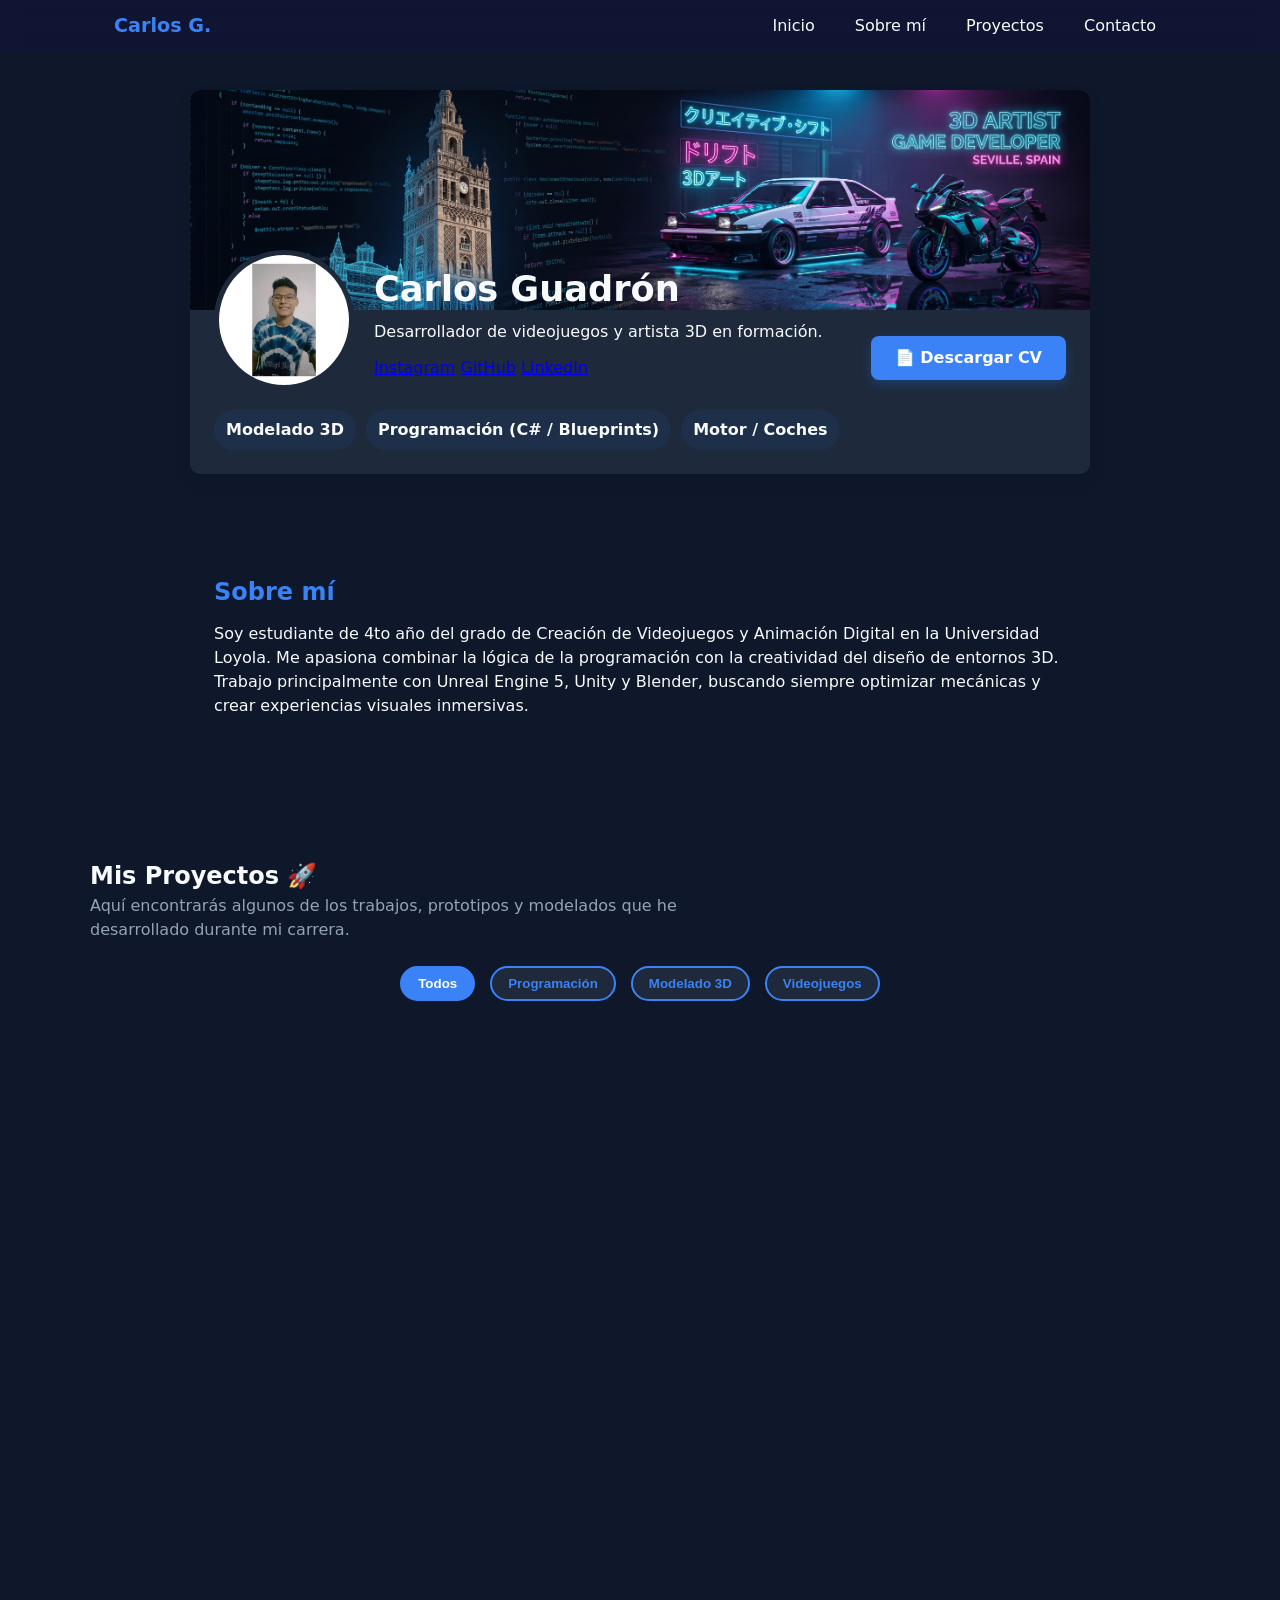
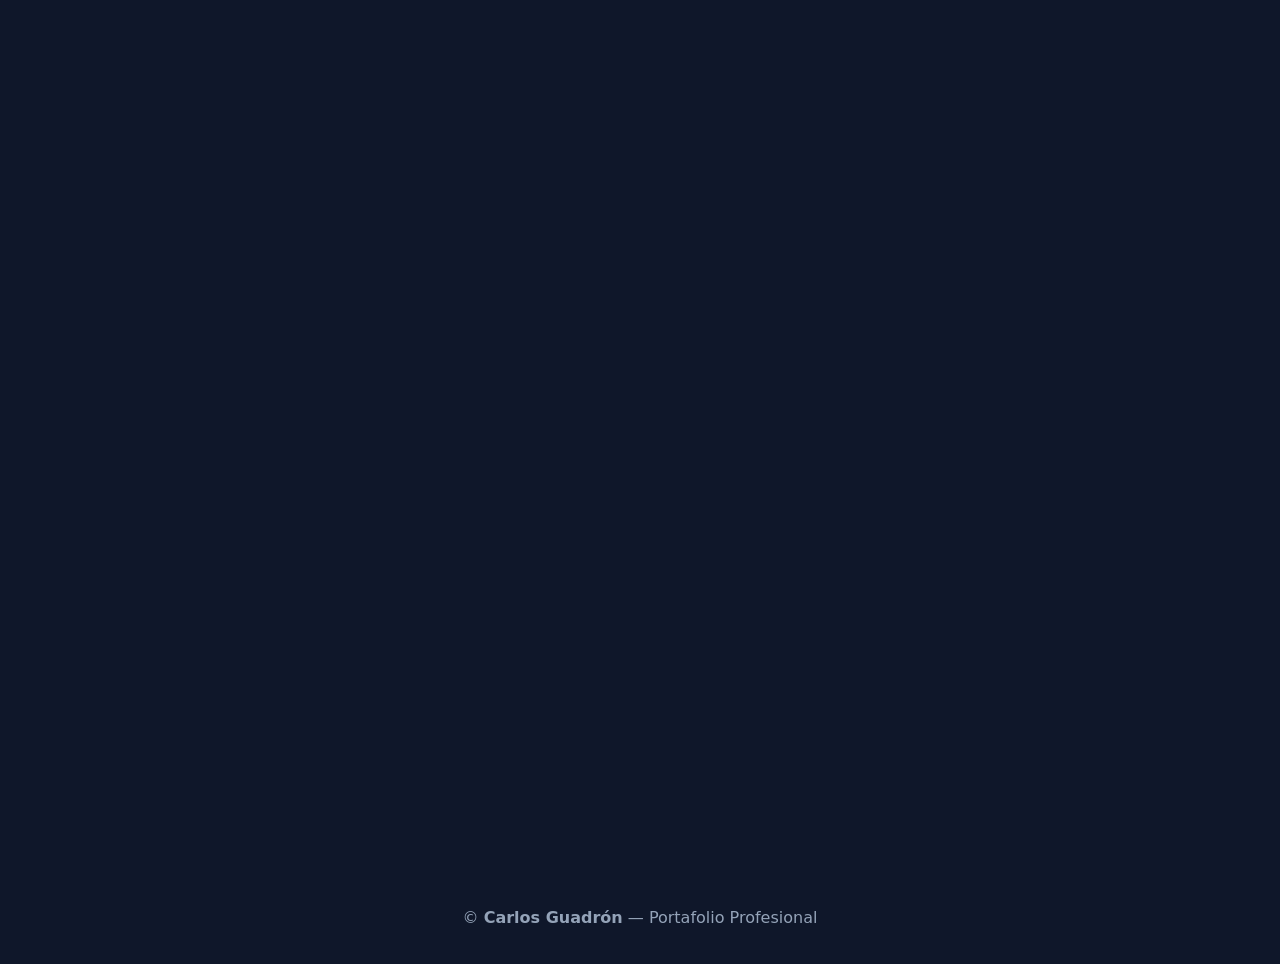
<file: index.html>
<!DOCTYPE html>
<html lang="es">
<head>
  <meta charset="utf-8">
  <meta name="viewport" content="width=device-width, initial-scale=1">
  <title>Carlos Guadrón — Portafolio</title>

  <!-- Enlace al CSS -->
  <link rel="stylesheet" href="css/styles.css">
</head>
<body>

  <!-- ===========================
       🧭 MENÚ DE NAVEGACIÓN FIJO
       =========================== -->
  <header class="site-header">
    <nav class="navbar">
      <div class="nav-logo">
        <a href="#inicio">Carlos G.</a>
      </div>
      <ul class="nav-links">
        <li><a href="#inicio">Inicio</a></li>
        <li><a href="#sobre-mi">Sobre mí</a></li>
        <li><a href="#proyectos">Proyectos</a></li>
        <li><a href="#contacto">Contacto</a></li>
      </ul>
    </nav>
  </header>

  <!-- Inicio -->
<!-- ===========================
       INICIO 
       =========================== -->
  <section id="inicio" class="section content card" style="padding: 0; overflow: hidden; margin-top: 90px;">
    
    <!-- Banner superior -->
    <img src="img/banner-pagina-web.jpg" alt="Banner Portafolio" class="profile-banner">

    <!-- Contenedor inferior (textos y foto) -->
    <div class="profile-content-wrapper">
      
      <!-- Fila superpuesta: Foto, textos y botón -->
      <div class="profile-row-linkedin">
        <img src="img/yo.jpg" alt="Foto de Carlos" class="profile__avatar-linkedin">
        
        <div class="profile__bio-linkedin">
          <h1 id="titulo-perfil">Carlos Guadrón</h1>
          <p>Desarrollador de videojuegos y artista 3D en formación.</p>
          
          <div class="social" style="margin-top: 12px;">
            <a href="https://www.instagram.com/3__carlos__0/" target="_blank" rel="noopener noreferrer">Instagram</a>
            <a href="https://github.com/carlosguadron" target="_blank" rel="noopener noreferrer">GitHub</a>
            <a href="https://www.linkedin.com/in/carlos-cristian-guadr%C3%B3n-mendoza-684215248/" target="_blank" rel="noopener noreferrer">LinkedIn</a>
          </div>
        </div>
        
        <div class="profile-action-btn">
          <a href="docs/CV_Carlos.pdf" download="CV_Carlos_Guadron.pdf" class="btn-cv">📄 Descargar CV</a>
        </div>
      </div>

      <!-- Intereses -->
      <section class="interests" id="intereses">
        <ul class="chips" style="margin-top: 10px;">
          <li>Modelado 3D</li>
          <li>Programación (C# / Blueprints)</li>
          <li>Motor / Coches</li>
        </ul>
      </section>
      
    </div>
  </section>

  <!-- Sobre mí -->
  <section id="sobre-mi" class="section">
    <h2>Sobre mí</h2>
    <p>Soy estudiante de 4to año del grado de Creación de Videojuegos y Animación Digital en la Universidad Loyola. Me apasiona combinar la lógica de la programación con la creatividad del diseño de entornos 3D. Trabajo principalmente con Unreal Engine 5, Unity y Blender, buscando siempre optimizar mecánicas y crear experiencias visuales inmersivas.</p>
  </section>

  <!-- Proyectos -->
  <section id="proyectos" class="projects-section container" aria-labelledby="titulo-proyectos">
    <h2 id="titulo-proyectos">Mis Proyectos 🚀</h2>
    <p>Aquí encontrarás algunos de los trabajos, prototipos y modelados que he desarrollado durante mi carrera.</p>

    <div class="filter-buttons">
      <button class="filter-btn active" data-filter="all">Todos</button>
      <button class="filter-btn" data-filter="programacion">Programación</button>
      <button class="filter-btn" data-filter="modelado">Modelado 3D</button>
      <button class="filter-btn" data-filter="juegos">Videojuegos</button>
    </div>

    <!-- Contenedor de tarjetas de proyectos -->
    <div class="projects-grid">
      
      <!-- Proyecto 1 -->
      <article class="project-card reveal reveal-bottom" data-category="juegos programacion" onclick="window.location.href='proyecto-torre.html';">
        <span class="badge wip">Completado</span>
        <img src="img/La-torre-del-silencio.png" alt="Vista previa de La Torre del Silencio" class="project-image">
        <h3>La torre del silencio</h3>
        <p>Videojuego de misterio donde asumes el rol de un investigador intentando resolver el asesinato de un guardabosques.</p>
        <span class="project-link">Ver proyecto completo</span>
      </article>

      <!-- Proyecto 2 -->
      <article class="project-card reveal reveal-left" data-category="programacion juegos" onclick="window.location.href='proyecto-sentilx.html';">
        <span class="badge wip">Completado</span>
        <img src="img/SentinelX.png" alt="Vista previa de Sentinel X" class="project-image">
        <h3>SENTINEL X</h3>
        <p>Prototipo vertical de un juego 3D con temática de antivirus creado en Unreal Engine 5. Incluye mecánicas de puzzles y shaders de postprocesado.</p>
        <span class="project-link">Ver proyecto completo</span>
      </article>

      <!-- Proyecto 3-->
      <article class="project-card reveal reveal-left" data-category="programacion juegos" onclick="window.location.href='proyecto-POTI.html';">
        <span class="badge wip">En Desarrollo</span>
        <img src="img/Plague-of-the-inquisition.png" alt="Vista previa de The Unfinished Case" class="project-image">
        <h3>Plague of The Inquisition</h3>
        <p>Videojuego de aventura y sigilo ambientado en la Sevilla del siglo XVI durante la peste negra y la Inquisición. Prototipado y desarrollado en equipo utilizando Unreal Engine 5.</p>
        <span class="project-link">Ver proyecto completo</span>
      </article>

      <!-- Proyecto 4-->
      <article class="project-card reveal reveal-left" data-category="programacion juegos" onclick="window.location.href='proyecto-TheUnfinishedCase.html';">
        <span class="badge wip">En Desarrollo</span>
        <img src="img/The-Unfinished-Case.png" alt="Vista previa de The Unfinished Case" class="project-image">
        <h3>The Unfinished Case</h3>
        <p>Videojuego de suspenso en el cual asumes el rol de un detective que debe investigar el asesinato de un famoso pianista.</p>
        <span class="project-link">Ver proyecto completo</span>
      </article>

      <!-- Proyecto 5 -->
      <article class="project-card reveal reveal-left" data-category="modelado" onclick="window.location.href='proyecto-Giralda.html';">
        <span class="badge wip">Completado</span>
        <img src="img/Giralda2.png" alt="Vista previa de La Giralda 3D" class="project-image">
        <h3>Giralda 3D</h3>
        <p>Modelado 3D de La Giralda basado en la arquitectura de la Sevilla del siglo XVI. Topología optimizada en Blender para su uso en videojuegos de mundo semi-abierto.</p>
        <span class="project-link">Ver proyecto completo</span>
      </article>

      <!-- Proyecto 6 -->
      <article class="project-card reveal reveal-left" data-category="modelado" onclick="window.location.href='proyecto-CatedralSevilla.html';">        
        <span class="badge wip">En Desarrollo</span>
        <img src="img/Catedral-de-Sevilla.png" alt="Vista previa de La Giralda 3D" class="project-image">
        <h3>Catedral de Sevilla</h3>
        <p>Recreación arquitectónica en 3D de la Catedral de Sevilla, modelada en Blender. Diseñada con rigor histórico y optimizada para integrarse como entorno jugable.</p>
        <span class="project-link">Ver proyecto completo</span>
      </article>
      

    </div> <!-- Cierre correcto del projects-grid -->
  </section>

  <!-- ===========================
       SECCIÓN DE HABILIDADES Y CONTACTO
       =========================== -->
  <section id="contacto" class="section" aria-labelledby="titulo-contacto">
    
    <div class="contact-skills-container">
      
      <!-- Tarjeta de Habilidades -->
      <div class="card skills-card reveal reveal-left">
        <h3 id="titulo-habilidades">Mis Habilidades 🛠️</h3>
        <p>Herramientas y tecnologías que utilizo para crear:</p>
        
        <ul class="skills-grid">
          <li><span class="skill-icon">🔥</span> Unreal Engine 5</li>
          <li><span class="skill-icon">🎮</span> Unity (C#)</li>
          <li><span class="skill-icon">🧊</span> Blender</li>
          <li><span class="skill-icon">🐙</span> GitHub / Git</li>
          <li><span class="skill-icon">💻</span> HTML & CSS</li>
          <li><span class="skill-icon">⚡</span> JavaScript</li>
        </ul>
      </div>

      <!-- Tarjeta de Contacto -->
      <div class="card contact-card reveal reveal-right">
        <h3 id="titulo-contacto">Hablemos 📩</h3>
        <p>¿Tienes un proyecto en mente o quieres conectar? ¡Escríbeme!</p>
        
        <div class="contact-links">
          <!-- Botón Email -->
          <a href="mailto:c1205333@gmail.com" class="contact-btn">
            <span class="icon">✉️</span> c1205333@gmail.com
          </a>
          <!-- Botón LinkedIn -->
          <a href="https://www.linkedin.com/in/carlos-cristian-guadr%C3%B3n-mendoza-684215248/" target="_blank" rel="noopener noreferrer" class="contact-btn">
            <span class="icon">💼</span> LinkedIn
          </a>
          <!-- Botón GitHub -->
          <a href="https://github.com/carlosguadron" target="_blank" rel="noopener noreferrer" class="contact-btn">
            <span class="icon">🐙</span> GitHub
          </a>
        </div>
      </div>

    </div>
  </section>

  <!-- Footer -->
  <footer class="site-footer">
    <div class="container">
      <p>© <strong>Carlos Guadrón</strong> — Portafolio Profesional</p>
    </div>
  </footer>

  <!-- Script principal -->
  <script src="js/script.js"></script>
</body>
</html>
</file>
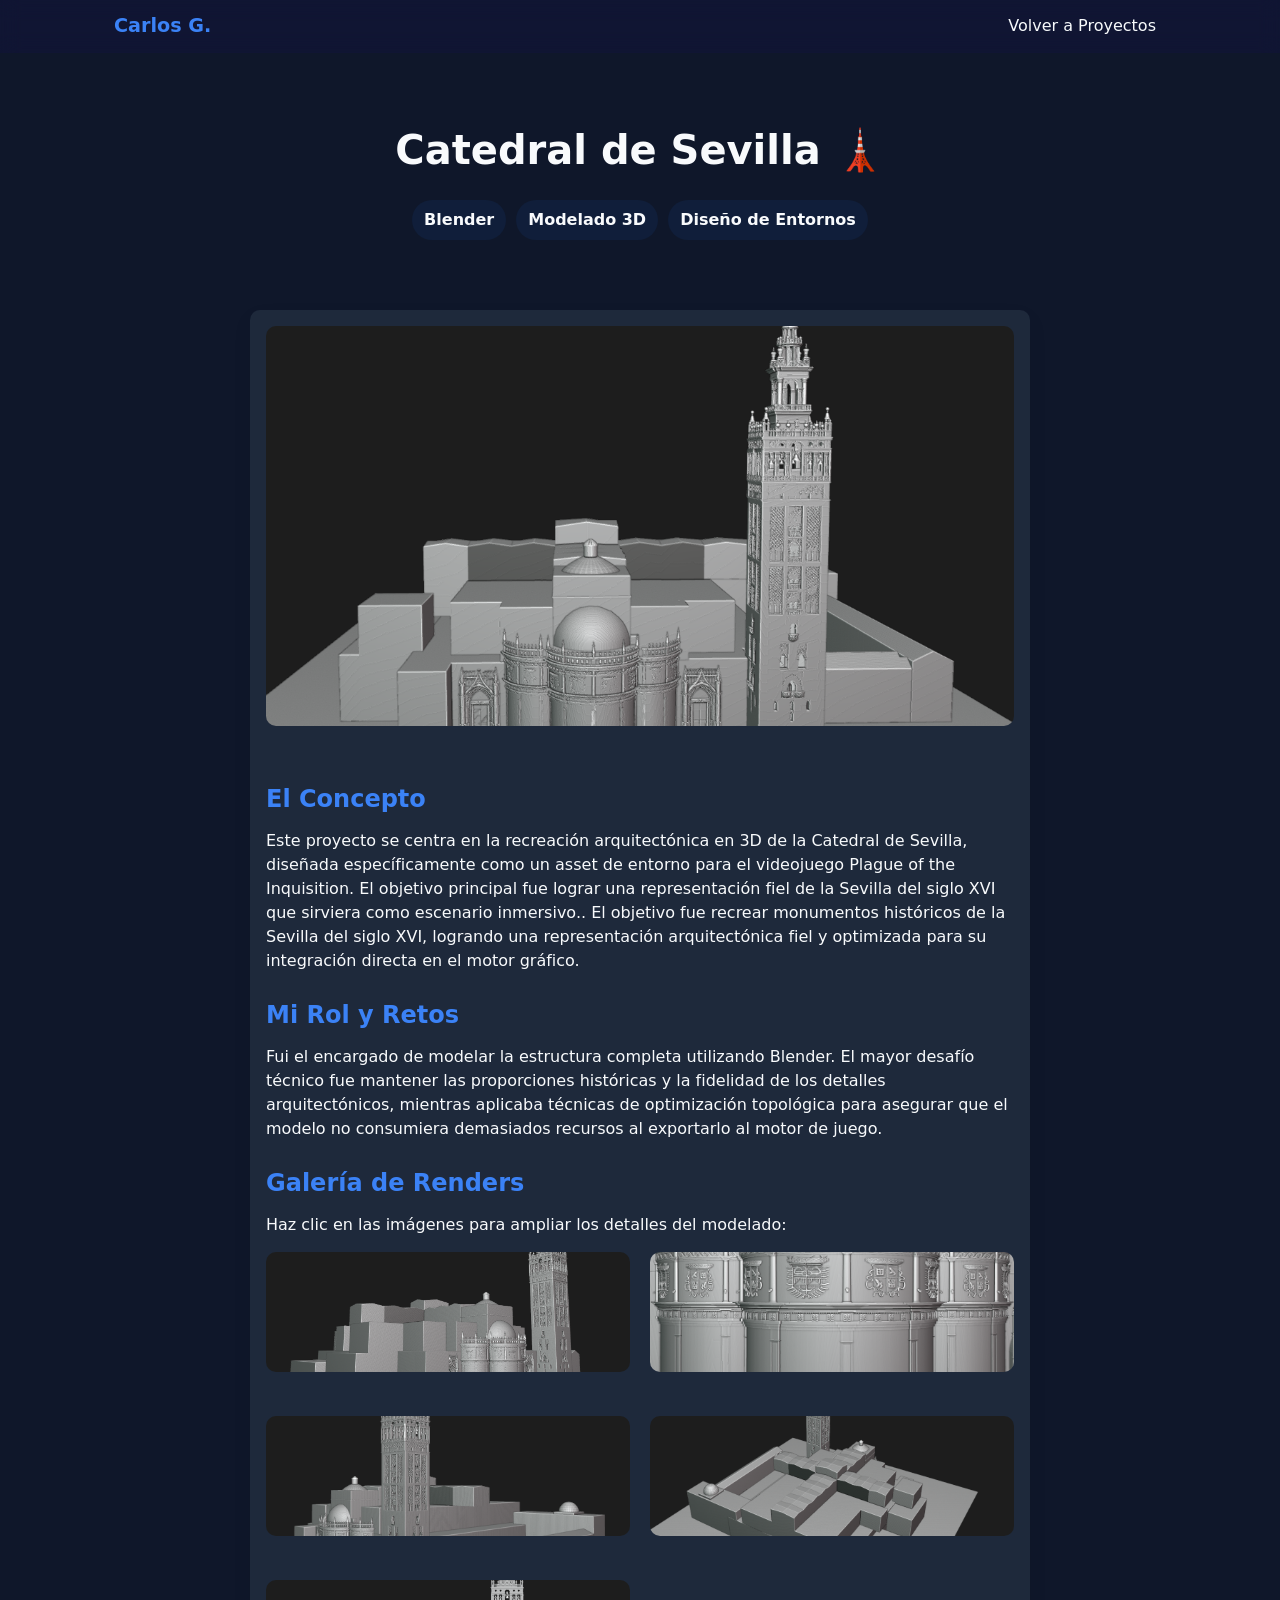
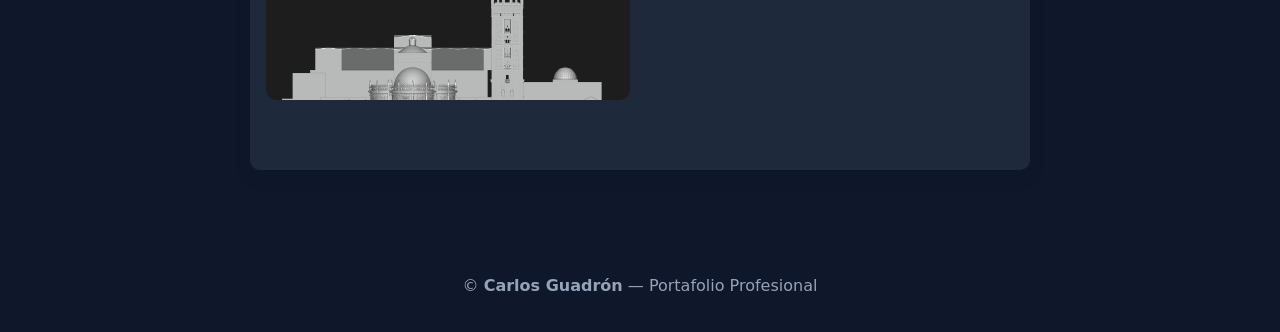
<file: proyecto-CatedralSevilla.html>
<!DOCTYPE html>
<html lang="es">
<head>
  <meta charset="utf-8">
  <meta name="viewport" content="width=device-width, initial-scale=1">
  <title>Catedral de Sevilla</title>
  <link rel="stylesheet" href="css/styles.css">
</head>
<body>

  <!-- NAVBAR -->
  <header class="site-header scrolled">
    <nav class="navbar">
      <div class="nav-logo">
        <a href="index.html">Carlos G.</a>
      </div>
      <ul class="nav-links">
        <li><a href="index.html#proyectos">Volver a Proyectos</a></li>
      </ul>
    </nav>
  </header>

  <!-- CABECERA DEL PROYECTO -->
  <section class="section project-hero">
    <h1>Catedral de Sevilla 🗼</h1>
    
    <ul class="chips center-chips">
      <li>Blender</li>
      <li>Modelado 3D</li>
      <li>Diseño de Entornos</li>
    </ul>
  </section>

  <!-- CONTENIDO DEL PROYECTO -->
  <main class="container project-details">
    <div class="card">
      <img src="img/Catedral-de-Sevilla.png" alt="Render principal de La Giralda" class="detail-image">
      
      <div class="detail-content">
        <h2>El Concepto</h2>
        <p>Este proyecto se centra en la recreación arquitectónica en 3D de la Catedral de Sevilla, diseñada específicamente como un asset de entorno para el videojuego Plague of the Inquisition. El objetivo principal fue lograr una representación fiel de la Sevilla del siglo XVI que sirviera como escenario inmersivo.</em>. El objetivo fue recrear monumentos históricos de la Sevilla del siglo XVI, logrando una representación arquitectónica fiel y optimizada para su integración directa en el motor gráfico.</p>
        
        <h2>Mi Rol y Retos</h2>
        <p>Fui el encargado de modelar la estructura completa utilizando Blender. El mayor desafío técnico fue mantener las proporciones históricas y la fidelidad de los detalles arquitectónicos, mientras aplicaba técnicas de optimización topológica para asegurar que el modelo no consumiera demasiados recursos al exportarlo al motor de juego.</p>

        <!-- Galería de imágenes lista para el Lightbox -->
        <h2>Galería de Renders</h2>
        <p>Haz clic en las imágenes para ampliar los detalles del modelado:</p>
        <div class="projects-grid" style="margin-top: 15px; margin-bottom: 30px;">
          <img src="img/Catedral-de-Sevilla1.png" alt="Render frontal de la Catedral de Sevilla" class="detail-image lightbox-trigger" style="height: 120px; cursor: pointer;">
          <img src="img/Catedral-de-Sevilla2.png" alt="Detalle de las fachadas y arquitectura del siglo XVI" class="detail-image lightbox-trigger" style="height: 120px; cursor: pointer;">
          <img src="img/Catedral-de-Sevilla3.png" alt="Perspectiva desde abajo para apreciar la escala" class="detail-image lightbox-trigger" style="height: 120px; cursor: pointer;">
          <img src="img/Catedral-de-Sevilla4.png" alt="Vista lateral del modelo arquitectónico" class="detail-image lightbox-trigger" style="height: 120px; cursor: pointer;">
          <img src="img/Catedral-de-Sevilla5.png" alt="Modelo completo (Low Poly) optimizado en Blender" class="detail-image lightbox-trigger" style="height: 120px; cursor: pointer;">
        </div>
      </div>
    </div>
  </main>

  <!-- FOOTER -->
  <footer class="site-footer">
    <div class="container">
      <p>© <strong>Carlos Guadrón</strong> — Portafolio Profesional</p>
    </div>
  </footer>

  <!-- EL LIGHTBOX OCULTO POR DEFECTO -->
  <div id="lightbox" class="lightbox">
    <span class="close-lightbox">&times;</span>
    <button class="prev-btn">&#10094;</button>
    <img class="lightbox-content" id="lightbox-img">
    <button class="next-btn">&#10095;</button>
    <div id="caption"></div>
  </div>

  <!-- Añade el enlace a tu script (¡Importante!) -->
  <script src="js/script.js"></script>
</body>
</html>
</file>
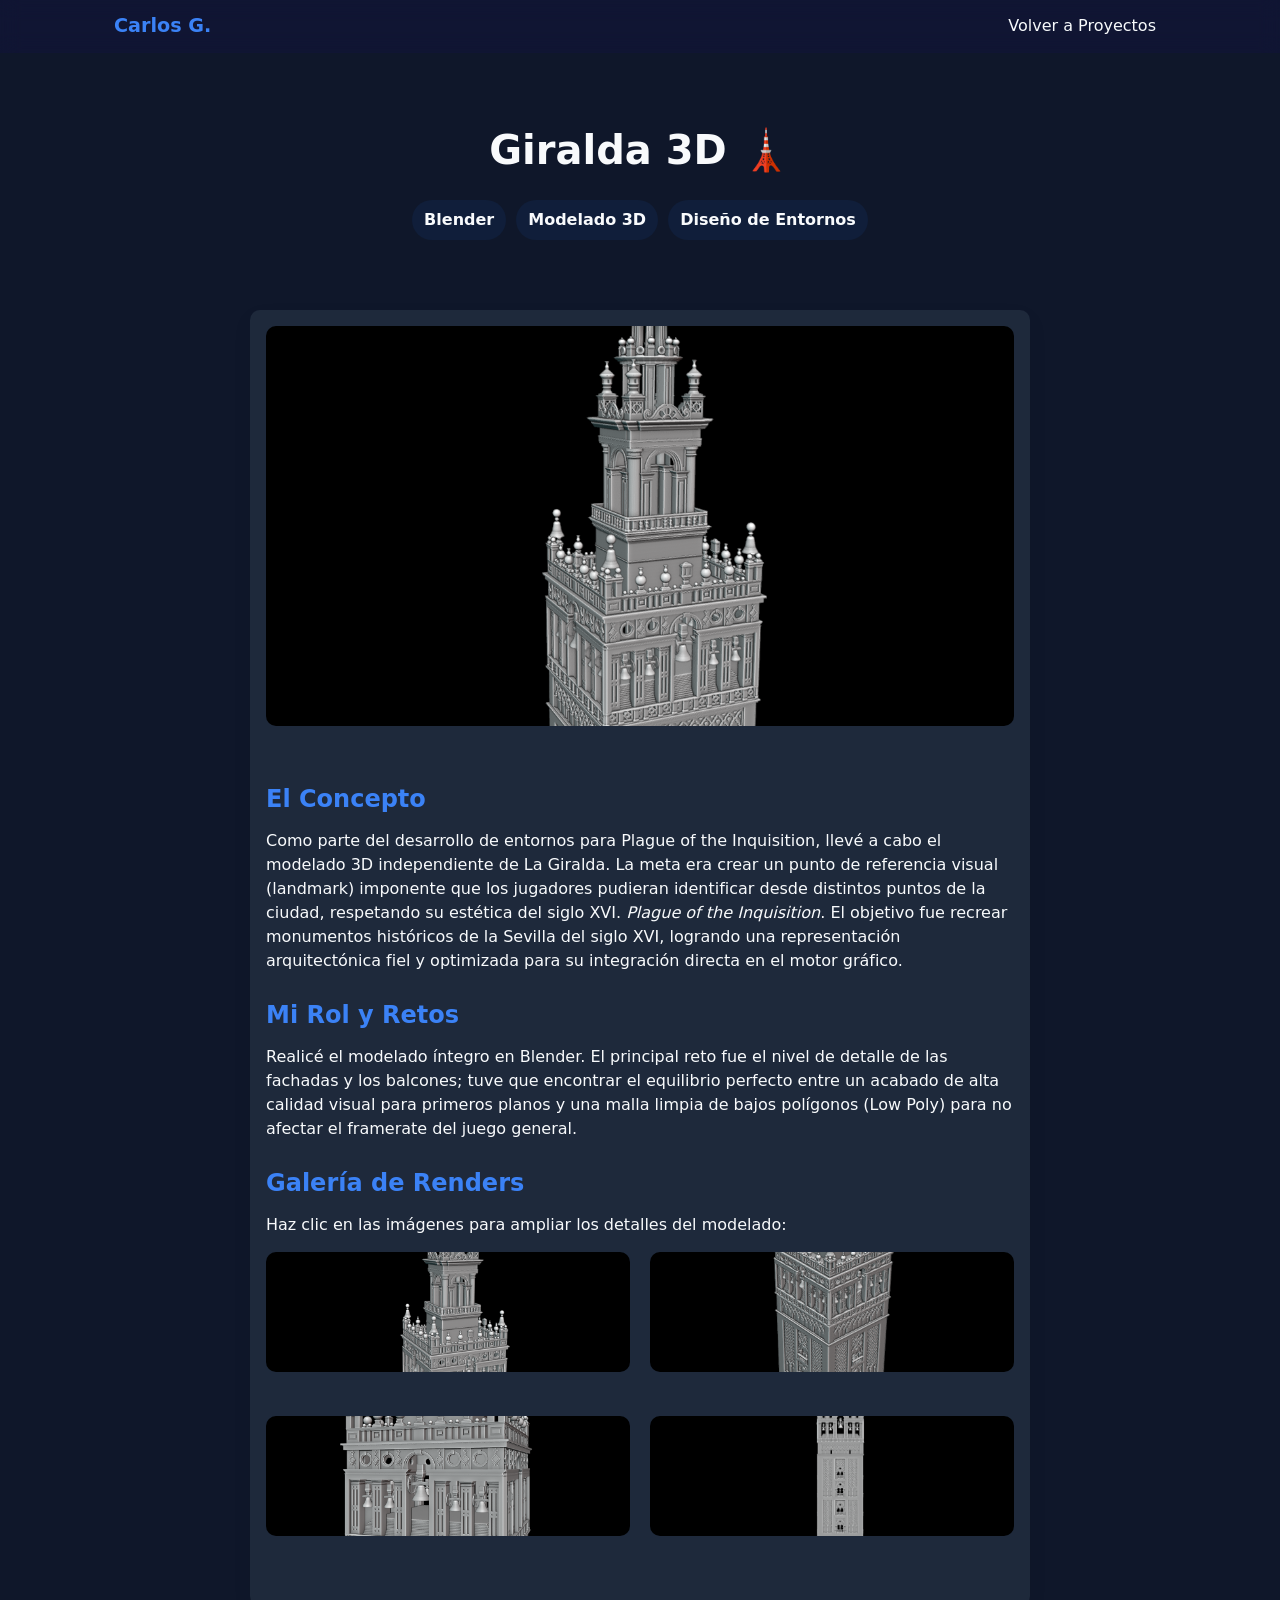
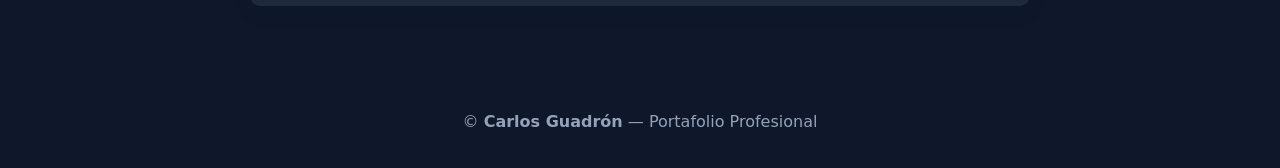
<file: proyecto-Giralda.html>
<!DOCTYPE html>
<html lang="es">
<head>
  <meta charset="utf-8">
  <meta name="viewport" content="width=device-width, initial-scale=1">
  <title>Giralda 3D — Proyecto</title>
  <link rel="stylesheet" href="css/styles.css">
</head>
<body>

  <!-- NAVBAR -->
  <header class="site-header scrolled">
    <nav class="navbar">
      <div class="nav-logo">
        <a href="index.html">Carlos G.</a>
      </div>
      <ul class="nav-links">
        <li><a href="index.html#proyectos">Volver a Proyectos</a></li>
      </ul>
    </nav>
  </header>

  <!-- CABECERA DEL PROYECTO -->
  <section class="section project-hero">
    <h1>Giralda 3D 🗼</h1>
    
    <ul class="chips center-chips">
      <li>Blender</li>
      <li>Modelado 3D</li>
      <li>Diseño de Entornos</li>
    </ul>
  </section>

  <!-- CONTENIDO DEL PROYECTO -->
  <main class="container project-details">
    <div class="card">
      <img src="img/Giralda1.png" alt="Render principal de La Giralda" class="detail-image">
      
      <div class="detail-content">
        <h2>El Concepto</h2>
        <p>Como parte del desarrollo de entornos para Plague of the Inquisition, llevé a cabo el modelado 3D independiente de La Giralda. La meta era crear un punto de referencia visual (landmark) imponente que los jugadores pudieran identificar desde distintos puntos de la ciudad, respetando su estética del siglo XVI. <em>Plague of the Inquisition</em>. El objetivo fue recrear monumentos históricos de la Sevilla del siglo XVI, logrando una representación arquitectónica fiel y optimizada para su integración directa en el motor gráfico.</p>
        
        <h2>Mi Rol y Retos</h2>
        <p>Realicé el modelado íntegro en Blender. El principal reto fue el nivel de detalle de las fachadas y los balcones; tuve que encontrar el equilibrio perfecto entre un acabado de alta calidad visual para primeros planos y una malla limpia de bajos polígonos (Low Poly) para no afectar el framerate del juego general.</p>

        <!-- Galería de imágenes lista para el Lightbox -->
        <h2>Galería de Renders</h2>
        <p>Haz clic en las imágenes para ampliar los detalles del modelado:</p>
        <div class="projects-grid" style="margin-top: 15px; margin-bottom: 30px;">
          <img src="img/Giralda1.png" alt="Render frontal de La Giralda" class="detail-image lightbox-trigger" style="height: 120px; cursor: pointer;">
          <img src="img/Giralda2.png" alt="Detalle de la topología en los arcos y balcones" class="detail-image lightbox-trigger" style="height: 120px; cursor: pointer;">
          <img src="img/Giralda3.png" alt="Perspectiva contrapicada del campanario" class="detail-image lightbox-trigger" style="height: 120px; cursor: pointer;">
          <img src="img/Giralda4.png" alt="Modelo completo optimizado para motores de juego" class="detail-image lightbox-trigger" style="height: 120px; cursor: pointer;">
        </div>
      </div>
    </div>
  </main>

  <!-- FOOTER -->
  <footer class="site-footer">
    <div class="container">
      <p>© <strong>Carlos Guadrón</strong> — Portafolio Profesional</p>
    </div>
  </footer>

  <!-- EL LIGHTBOX OCULTO POR DEFECTO -->
  <div id="lightbox" class="lightbox">
    <span class="close-lightbox">&times;</span>
    <button class="prev-btn">&#10094;</button>
    <img class="lightbox-content" id="lightbox-img">
    <button class="next-btn">&#10095;</button>
    <div id="caption"></div>
  </div>

  <!-- Añade el enlace a tu script (¡Importante!) -->
  <script src="js/script.js"></script>
</body>
</html>
</file>
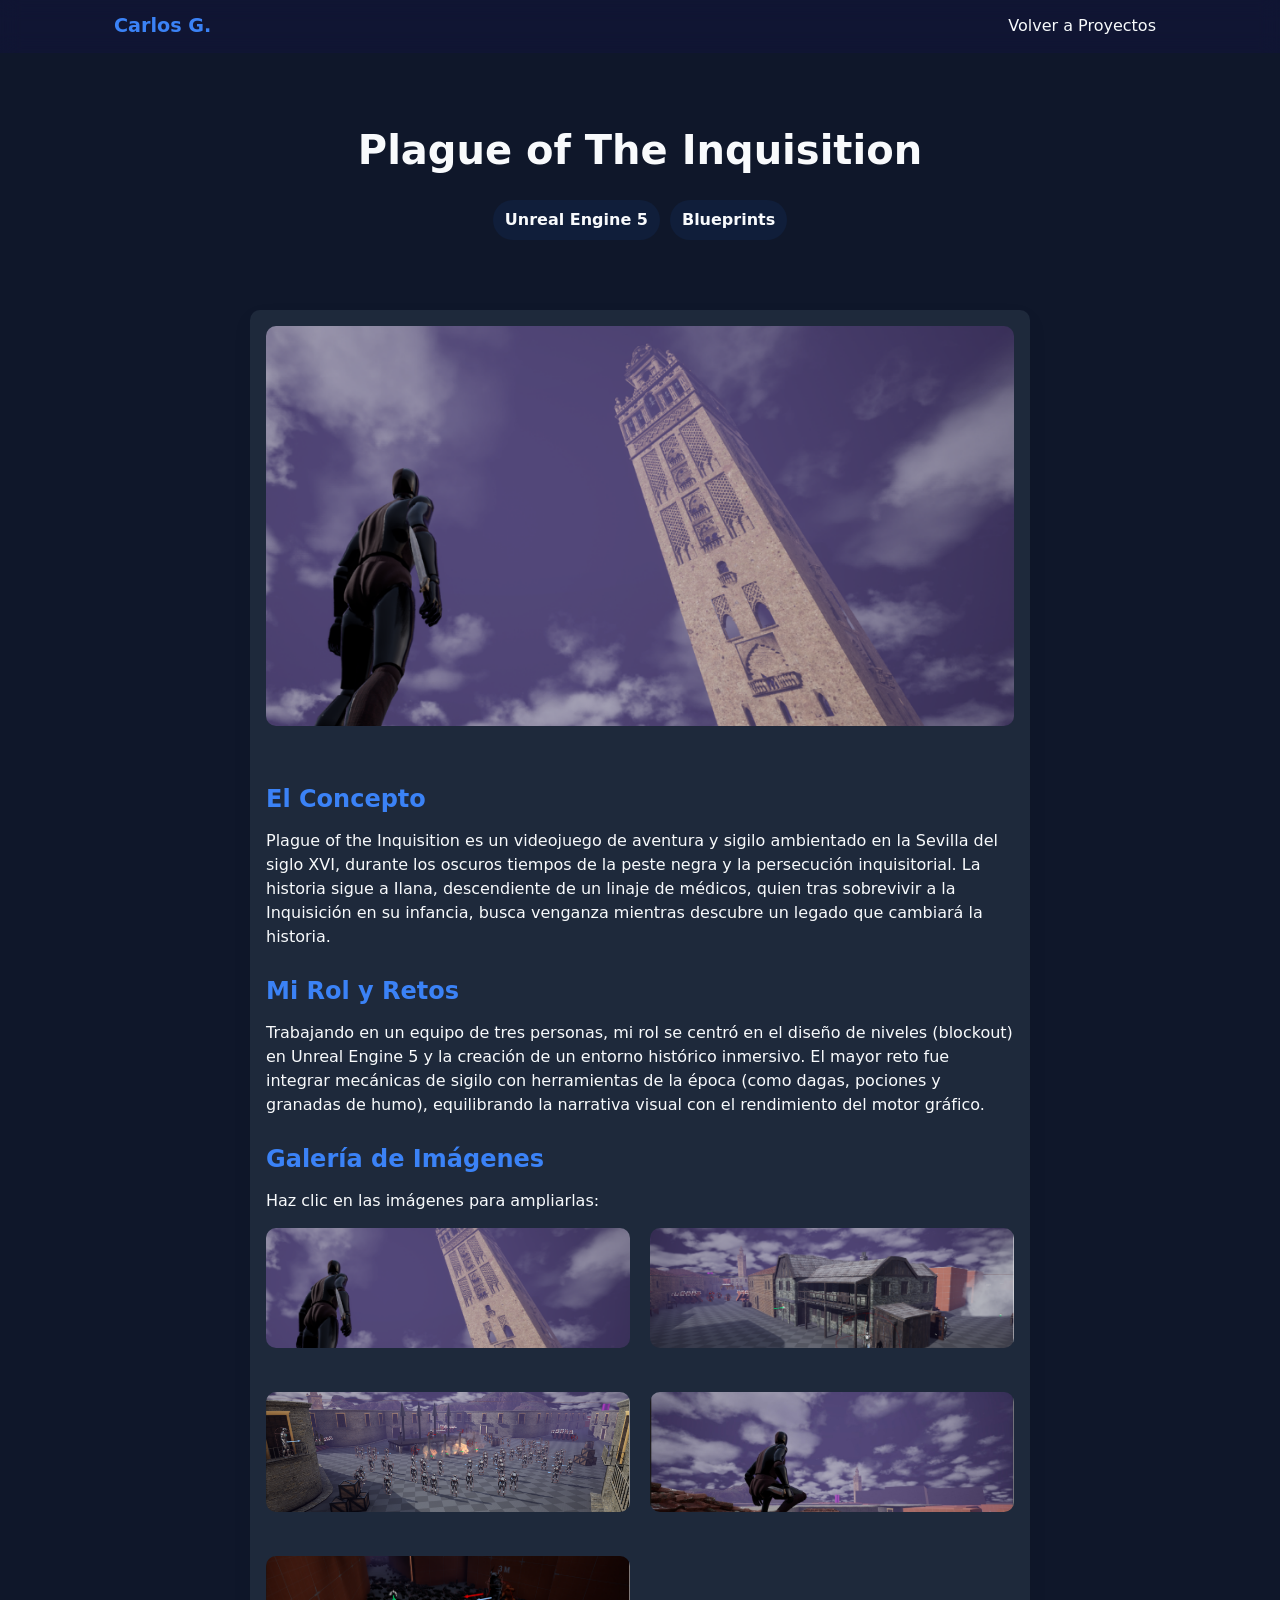
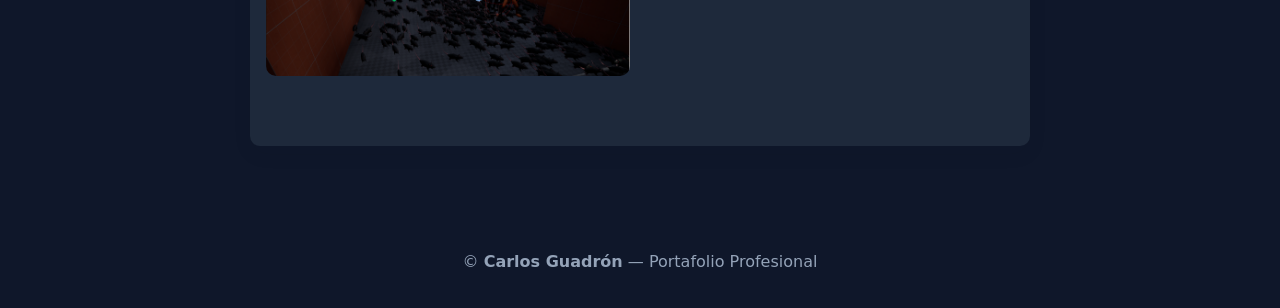
<file: proyecto-POTI.html>
<!DOCTYPE html>
<html lang="es">
<head>
  <meta charset="utf-8">
  <meta name="viewport" content="width=device-width, initial-scale=1">
  <title>Plage of The Inquisition — Proyecto</title>
  <link rel="stylesheet" href="css/styles.css">
</head>
<body>

  <!-- NAVBAR -->
  <header class="site-header scrolled">
    <nav class="navbar">
      <div class="nav-logo">
        <a href="index.html">Carlos G.</a>
      </div>
      <ul class="nav-links">
        <li><a href="index.html#proyectos">Volver a Proyectos</a></li>
      </ul>
    </nav>
  </header>

  <!-- CABECERA DEL PROYECTO -->
  <section class="section project-hero">
    <h1>Plague of The Inquisition</h1>
    
    <ul class="chips center-chips">
      <li>Unreal Engine 5</li>
      <li>Blueprints</li>
    </ul>
  </section>

  <!-- CONTENIDO DEL PROYECTO -->
  <main class="container project-details">
    <div class="card">
      <img src="img/Plague-of-the-inquisition.png" alt="Portada de Sentinel X" class="detail-image">
      
      <div class="detail-content">
        <h2>El Concepto</h2>
        <p>Plague of the Inquisition es un videojuego de aventura y sigilo ambientado en la Sevilla del siglo XVI, durante los oscuros tiempos de la peste negra y la persecución inquisitorial. La historia sigue a Ilana, descendiente de un linaje de médicos, quien tras sobrevivir a la Inquisición en su infancia, busca venganza mientras descubre un legado que cambiará la historia.   </p>
        
        <h2>Mi Rol y Retos</h2>
        <p>Trabajando en un equipo de tres personas, mi rol se centró en el diseño de niveles (blockout) en Unreal Engine 5 y la creación de un entorno histórico inmersivo. El mayor reto fue integrar mecánicas de sigilo con herramientas de la época (como dagas, pociones y granadas de humo), equilibrando la narrativa visual con el rendimiento del motor gráfico.</p>

        <!-- Galería de imágenes lista para el Lightbox -->
        <h2>Galería de Imágenes</h2>
        <p>Haz clic en las imágenes para ampliarlas:</p>
        <div class="projects-grid" style="margin-top: 15px; margin-bottom: 30px;">
          <img src="img/Plague-of-the-inquisition.png" alt="Vista general del entorno en la Sevilla del siglo XVI" class="detail-image lightbox-trigger" style="height: 120px; cursor: pointer;">
          <img src="img/Plague-of-the-inquisition1.png" alt="Prototipado de calles y edificios (Blockout)" class="detail-image lightbox-trigger" style="height: 120px; cursor: pointer;">
          <img src="img/Plague-of-the-inquisition2.png" alt="Mecánicas de sigilo y ocultación en Unreal Engine 5" class="detail-image lightbox-trigger" style="height: 120px; cursor: pointer;">
          <img src="img/Plague-of-the-inquisition3.png" alt="Diseño de nivel e integración de assets históricos" class="detail-image lightbox-trigger" style="height: 120px; cursor: pointer;">
          <img src="img/Plague-of-the-inquisition4.png" alt="Interacción con el entorno de época" class="detail-image lightbox-trigger" style="height: 120px; cursor: pointer;">
        </div>
      </div>
    </div>
  </main>

  <!-- FOOTER -->
  <footer class="site-footer">
    <div class="container">
      <p>© <strong>Carlos Guadrón</strong> — Portafolio Profesional</p>
    </div>
  </footer>

  <!-- EL LIGHTBOX OCULTO POR DEFECTO -->
  <div id="lightbox" class="lightbox">
    <span class="close-lightbox">&times;</span>
    <button class="prev-btn">&#10094;</button>
    <img class="lightbox-content" id="lightbox-img">
    <button class="next-btn">&#10095;</button>
    <div id="caption"></div>
  </div>

  <!-- Añade el enlace a tu script (¡Importante!) -->
  <script src="js/script.js"></script>
</body>
</html>
</file>
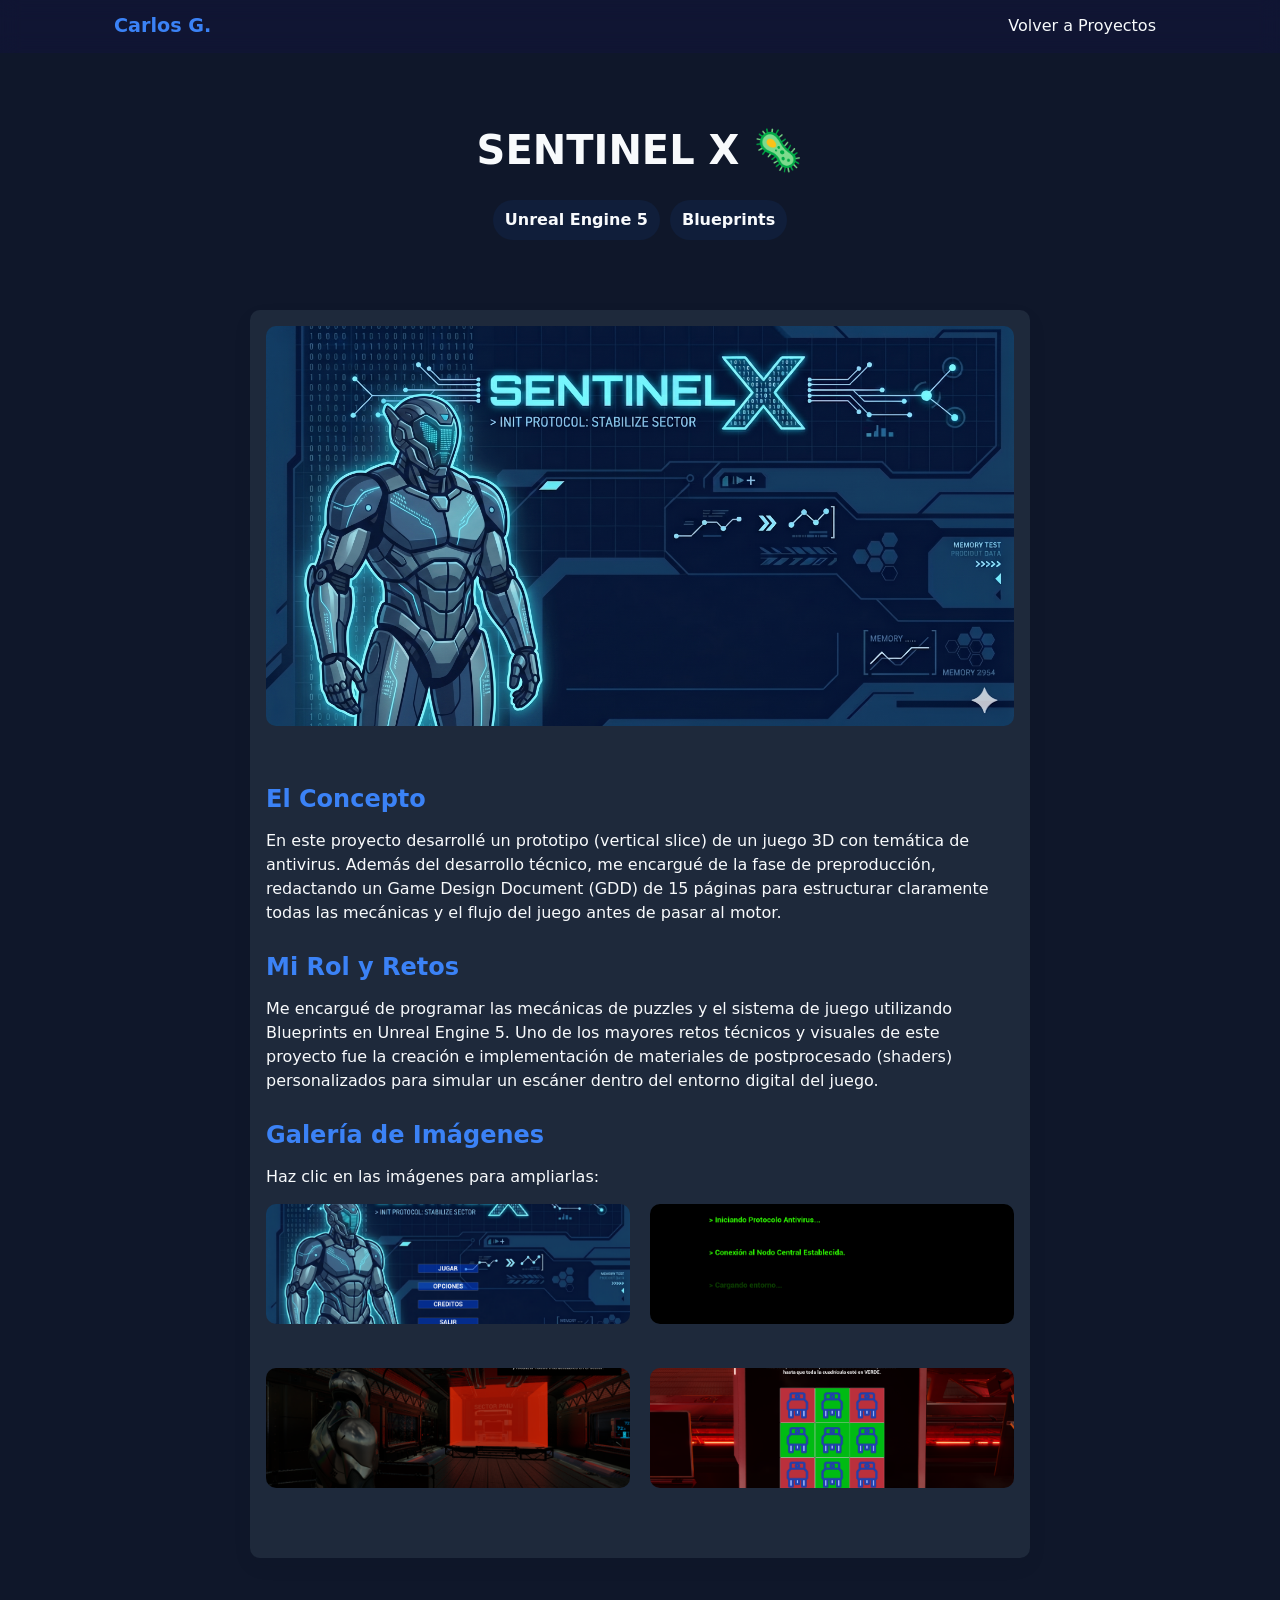
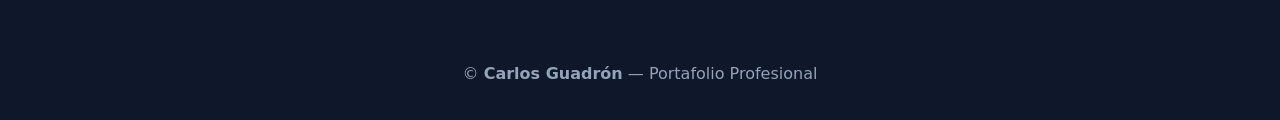
<file: proyecto-sentilx.html>
<!DOCTYPE html>
<html lang="es">
<head>
  <meta charset="utf-8">
  <meta name="viewport" content="width=device-width, initial-scale=1">
  <title>Sentinel X — Proyecto</title>
  <link rel="stylesheet" href="css/styles.css">
</head>
<body>

  <!-- NAVBAR -->
  <header class="site-header scrolled">
    <nav class="navbar">
      <div class="nav-logo">
        <a href="index.html">Carlos G.</a>
      </div>
      <ul class="nav-links">
        <li><a href="index.html#proyectos">Volver a Proyectos</a></li>
      </ul>
    </nav>
  </header>

  <!-- CABECERA DEL PROYECTO -->
  <section class="section project-hero">
    <h1>SENTINEL X 🦠</h1>
    
    <ul class="chips center-chips">
      <li>Unreal Engine 5</li>
      <li>Blueprints</li>
    </ul>
  </section>

  <!-- CONTENIDO DEL PROYECTO -->
  <main class="container project-details">
    <div class="card">
      <img src="img/SentinelX.png" alt="Portada de Sentinel X" class="detail-image">
      
      <div class="detail-content">
        <h2>El Concepto</h2>
        <p>En este proyecto desarrollé un prototipo (vertical slice) de un juego 3D con temática de antivirus. Además del desarrollo técnico, me encargué de la fase de preproducción, redactando un Game Design Document (GDD) de 15 páginas para estructurar claramente todas las mecánicas y el flujo del juego antes de pasar al motor.</p>
        
        <h2>Mi Rol y Retos</h2>
        <p>Me encargué de programar las mecánicas de puzzles y el sistema de juego utilizando Blueprints en Unreal Engine 5. Uno de los mayores retos técnicos y visuales de este proyecto fue la creación e implementación de materiales de postprocesado (shaders) personalizados para simular un escáner dentro del entorno digital del juego.</p>

        <!-- Galería de imágenes lista para el Lightbox -->
        <h2>Galería de Imágenes</h2>
        <p>Haz clic en las imágenes para ampliarlas:</p>
        <div class="projects-grid" style="margin-top: 15px; margin-bottom: 30px;">
          <img src="img/SentinelX1.png" alt="Prototipo de entorno digital y vista de jugador" class="detail-image lightbox-trigger" style="height: 120px; cursor: pointer;">
          <img src="img/SentinelX5.png" alt="Shader de postprocesado: Efecto de escáner antivirus" class="detail-image lightbox-trigger" style="height: 120px; cursor: pointer;">
          <img src="img/SentinelX7.png" alt="Resolución de puzzles lógicos mediante Blueprints" class="detail-image lightbox-trigger" style="height: 120px; cursor: pointer;">
          <img src="img/SentinelX9.png" alt="Interacción de mecánicas dentro de Unreal Engine 5" class="detail-image lightbox-trigger" style="height: 120px; cursor: pointer;">
        </div>
      </div>
    </div>
  </main>

  <!-- FOOTER -->
  <footer class="site-footer">
    <div class="container">
      <p>© <strong>Carlos Guadrón</strong> — Portafolio Profesional</p>
    </div>
  </footer>

  <!-- EL LIGHTBOX OCULTO POR DEFECTO -->
  <div id="lightbox" class="lightbox">
    <span class="close-lightbox">&times;</span>
    <button class="prev-btn">&#10094;</button>
    <img class="lightbox-content" id="lightbox-img">
    <button class="next-btn">&#10095;</button>
    <div id="caption"></div>
  </div>

  <!-- Añade el enlace a tu script (¡Importante!) -->
  <script src="js/script.js"></script>
</body>
</html>
</file>
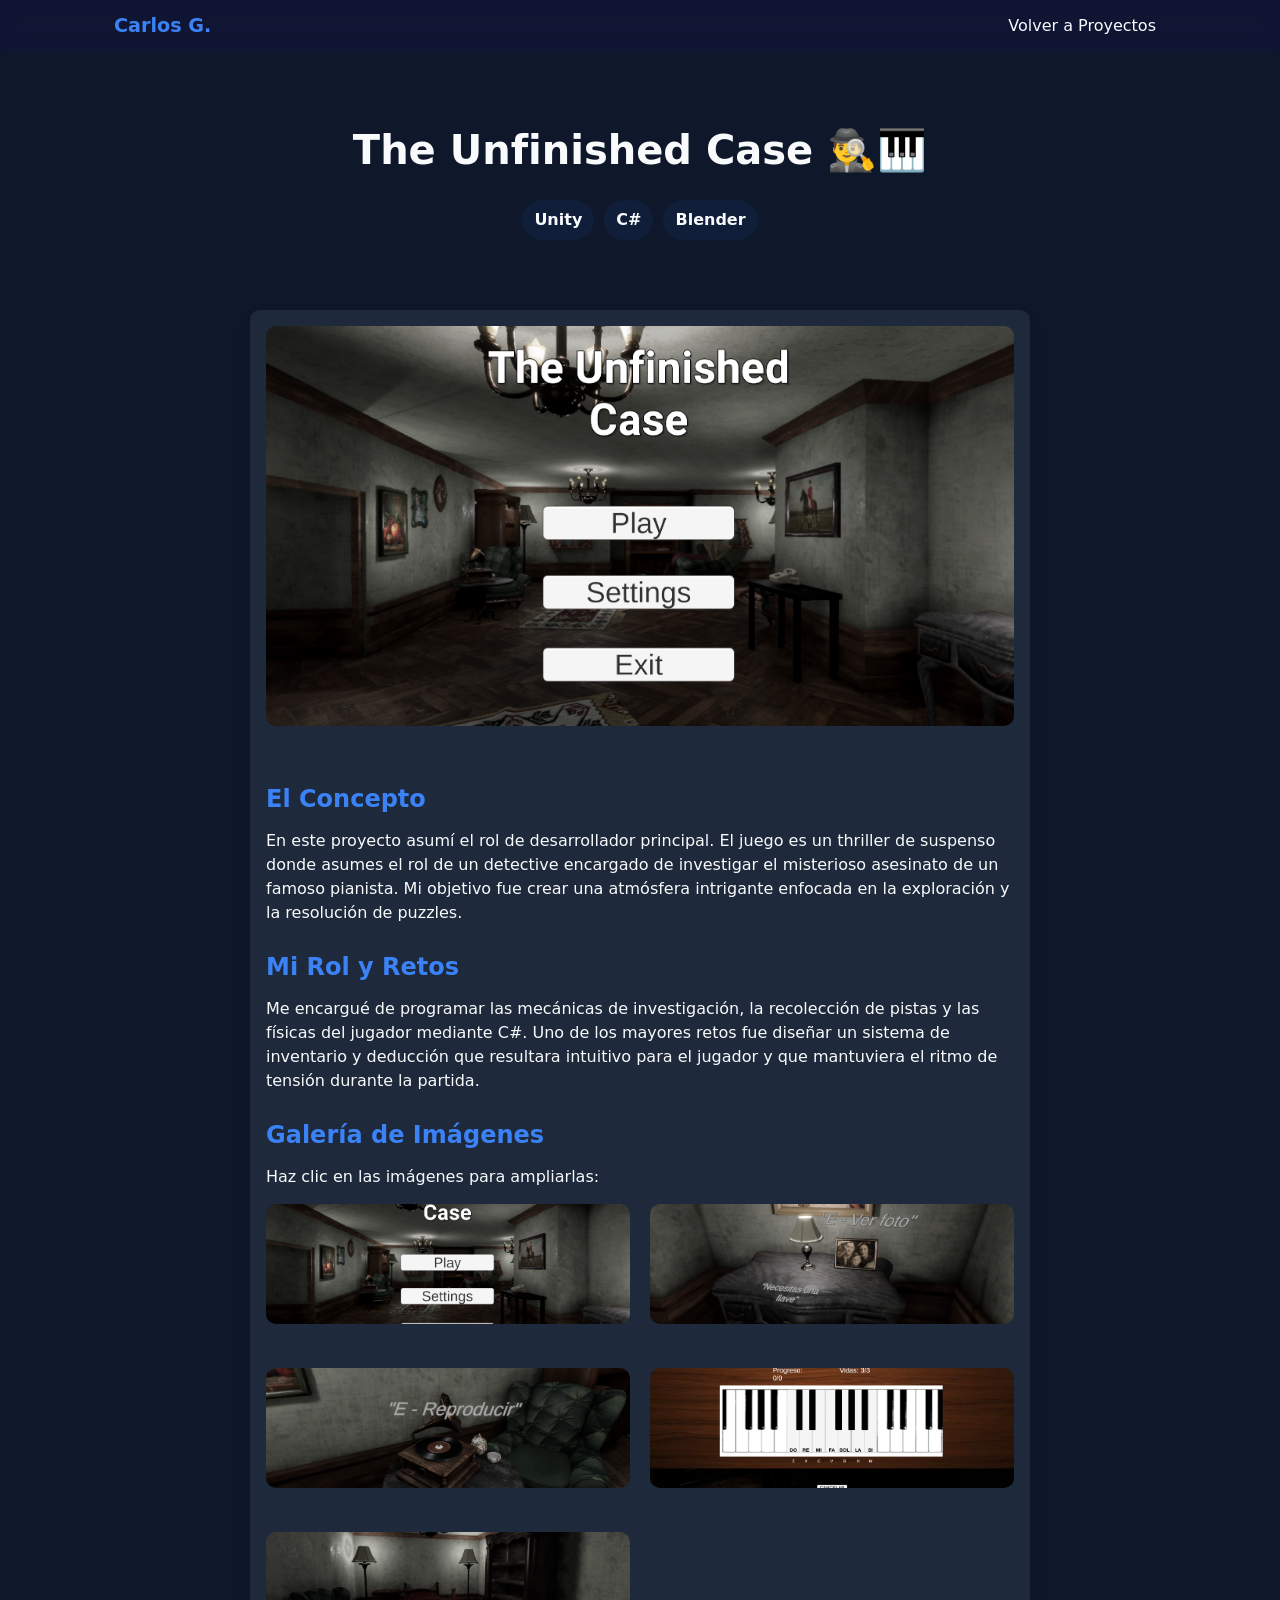
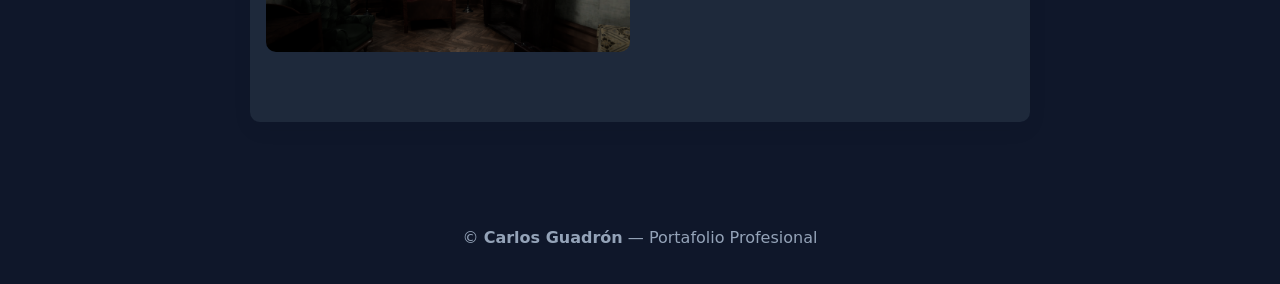
<file: proyecto-TheUnfinishedCase.html>
<!DOCTYPE html>
<html lang="es">
<head>
  <meta charset="utf-8">
  <meta name="viewport" content="width=device-width, initial-scale=1">
  <title>The Unfinished Case — Proyecto</title>
  <link rel="stylesheet" href="css/styles.css">
</head>
<body>

  <!-- NAVBAR -->
  <header class="site-header scrolled">
    <nav class="navbar">
      <div class="nav-logo">
        <a href="index.html">Carlos G.</a>
      </div>
      <ul class="nav-links">
        <li><a href="index.html#proyectos">Volver a Proyectos</a></li>
      </ul>
    </nav>
  </header>

  <!-- CABECERA DEL PROYECTO -->
  <section class="section project-hero">
    <h1>The Unfinished Case 🕵️‍♂️🎹</h1>
    
    <ul class="chips center-chips">
      <li>Unity</li>
      <li>C#</li>
      <li>Blender</li>
    </ul>
  </section>

  <!-- CONTENIDO DEL PROYECTO -->
  <main class="container project-details">
    <div class="card">
      <!-- Corregido el cierre de comillas y etiqueta -->
      <img src="img/The-Unfinished-Case.png" alt="Portada del juego" class="detail-image">

      <div class="detail-content">
        <h2>El Concepto</h2>
        <p>En este proyecto asumí el rol de desarrollador principal. El juego es un thriller de suspenso donde asumes el rol de un detective encargado de investigar el misterioso asesinato de un famoso pianista. Mi objetivo fue crear una atmósfera intrigante enfocada en la exploración y la resolución de puzzles.</p>
        
        <h2>Mi Rol y Retos</h2>
        <p>Me encargué de programar las mecánicas de investigación, la recolección de pistas y las físicas del jugador mediante C#. Uno de los mayores retos fue diseñar un sistema de inventario y deducción que resultara intuitivo para el jugador y que mantuviera el ritmo de tensión durante la partida.</p>

        <!-- Galería de Imágenes Corregida -->
        <h2>Galería de Imágenes</h2>
        <p>Haz clic en las imágenes para ampliarlas:</p>
        <div class="projects-grid" style="margin-top: 15px; margin-bottom: 30px;">
          <img src="img/The-Unfinished-Case.png" alt="Pantalla de título y menú principal" class="detail-image lightbox-trigger" style="height: 120px; cursor: pointer;">
          <img src="img/The-Unfinished-Case2.png" alt="Exploración de la escena del crimen del pianista" class="detail-image lightbox-trigger" style="height: 120px; cursor: pointer;">
          <img src="img/The-Unfinished-Case3.png" alt="Sistema de inventario y recolección de pistas" class="detail-image lightbox-trigger" style="height: 120px; cursor: pointer;">
          <img src="img/The-Unfinished-Case4.png" alt="Inspección detallada de objetos y deducciones" class="detail-image lightbox-trigger" style="height: 120px; cursor: pointer;">
          <img src="img/The-Unfinished-Case5.png" alt="Atmósfera de misterio e iluminación en Unity" class="detail-image lightbox-trigger" style="height: 120px; cursor: pointer;">
        </div>
      </div>
    </div>
  </main>

  <!-- FOOTER -->
  <footer class="site-footer">
    <div class="container">
      <p>© <strong>Carlos Guadrón</strong> — Portafolio Profesional</p>
    </div>
  </footer>

  <!-- EL LIGHTBOX OCULTO POR DEFECTO -->
  <div id="lightbox" class="lightbox">
    <span class="close-lightbox">&times;</span>
    <button class="prev-btn">&#10094;</button>
    <img class="lightbox-content" id="lightbox-img">
    <button class="next-btn">&#10095;</button>
    <div id="caption"></div>
  </div>

  <!-- Añade el enlace a tu script -->
  <script src="js/script.js"></script>
</body>
</html>
</file>
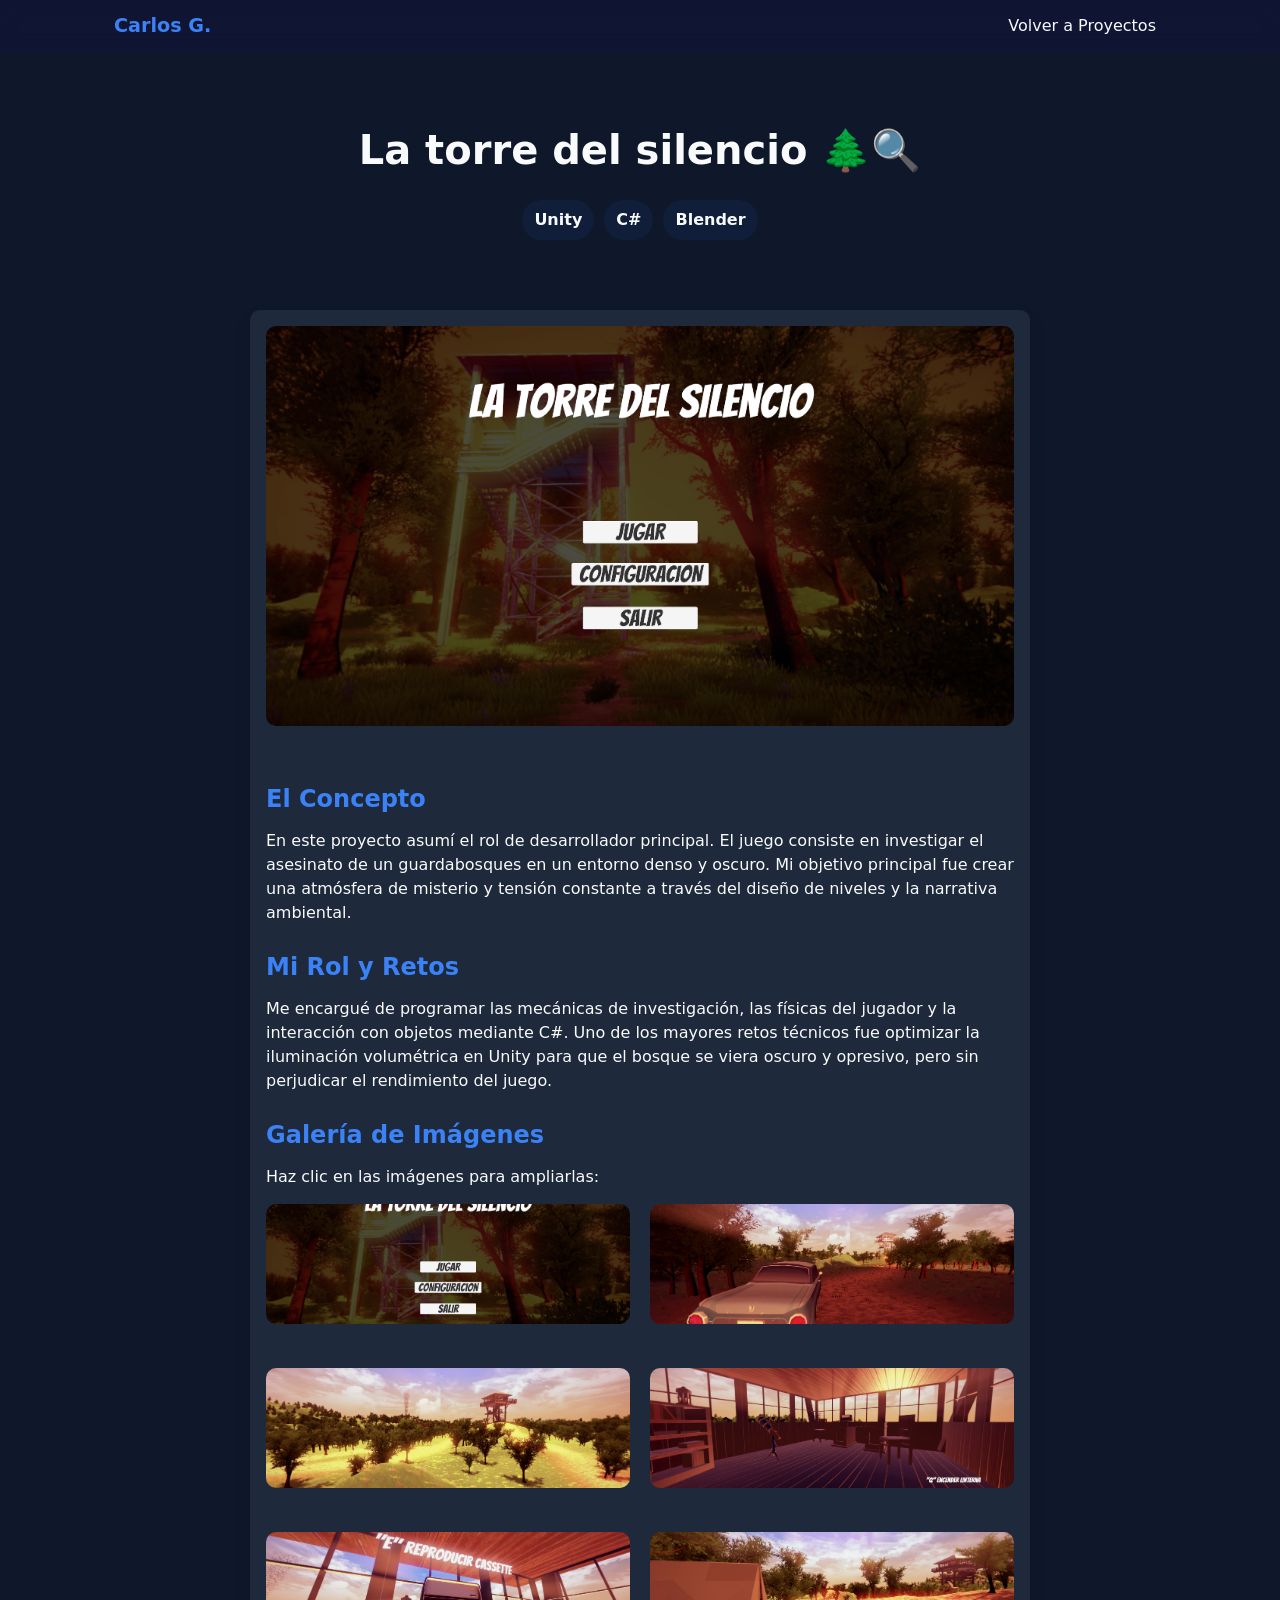
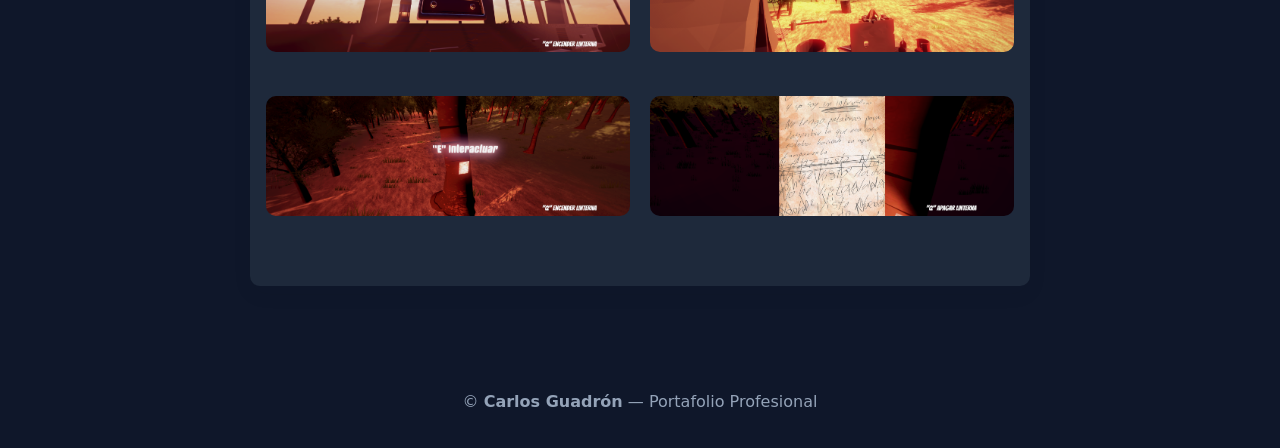
<file: proyecto-torre.html>
<!DOCTYPE html>
<html lang="es">
<head>
  <meta charset="utf-8">
  <meta name="viewport" content="width=device-width, initial-scale=1">
  <title>La torre del silencio — Proyecto</title>
  <link rel="stylesheet" href="css/styles.css">
</head>
<body>

  <!-- NAVBAR (Igual que el principal, pero el logo vuelve al inicio) -->
  <header class="site-header scrolled">
    <nav class="navbar">
      <div class="nav-logo">
        <a href="index.html">Carlos G.</a>
      </div>
      <ul class="nav-links">
        <li><a href="index.html#proyectos">Volver a Proyectos</a></li>
      </ul>
    </nav>
  </header>

  <!-- CABECERA DEL PROYECTO -->
  <section class="section project-hero">
    <h1>La torre del silencio 🌲🔍</h1>
    
    <!-- Corregido: Se usa <ul> en lugar de <div> para que los <li> sean válidos -->
    <ul class="chips center-chips">
      <li>Unity</li>
      <li>C#</li>
      <li>Blender</li>
    </ul>
  </section>

  <!-- CONTENIDO DEL PROYECTO -->
  <main class="container project-details">
    <div class="card">
      <img src="img/La-torre-del-silencio.png" alt="Portada del juego" class="detail-image">
      
      <div class="detail-content">
        <h2>El Concepto</h2>
        <p>En este proyecto asumí el rol de desarrollador principal. El juego consiste en investigar el asesinato de un guardabosques en un entorno denso y oscuro. Mi objetivo principal fue crear una atmósfera de misterio y tensión constante a través del diseño de niveles y la narrativa ambiental.</p>
        
        <h2>Mi Rol y Retos</h2>
        <p>Me encargué de programar las mecánicas de investigación, las físicas del jugador y la interacción con objetos mediante C#. Uno de los mayores retos técnicos fue optimizar la iluminación volumétrica en Unity para que el bosque se viera oscuro y opresivo, pero sin perjudicar el rendimiento del juego.</p>

        <!-- NUEVA SECCIÓN: Galería para usar tu Lightbox -->
        <h2>Galería de Imágenes</h2>
        <p>Haz clic en las imágenes para ampliarlas:</p>
        <div class="projects-grid" style="margin-top: 15px; margin-bottom: 30px;">
          <img src="img/La-torre-del-silencio.png" alt="Pantalla de título: La torre del silencio" class="detail-image lightbox-trigger" style="height: 120px; cursor: pointer;">
          <img src="img/La-torre-del-silencio1.png" alt="Exploración del entorno oscuro del bosque" class="detail-image lightbox-trigger" style="height: 120px; cursor: pointer;">
          <img src="img/La-torre-del-silencio2.png" alt="Diseño de nivel y bloqueo de caminos" class="detail-image lightbox-trigger" style="height: 120px; cursor: pointer;">
          <img src="img/La-torre-del-silencio3.png" alt="Mecánica de interacción con objetos clave" class="detail-image lightbox-trigger" style="height: 120px; cursor: pointer;">
          <img src="img/La-torre-del-silencio4.png" alt="Iluminación volumétrica y atmósfera de tensión" class="detail-image lightbox-trigger" style="height: 120px; cursor: pointer;">
          <img src="img/La-torre-del-silencio5.png" alt="Resolución de puzzles ambientales" class="detail-image lightbox-trigger" style="height: 120px; cursor: pointer;">
          <img src="img/La-torre-del-silencio6.png" alt="Búsqueda de pistas del asesinato" class="detail-image lightbox-trigger" style="height: 120px; cursor: pointer;">
          <img src="img/La-torre-del-silencio7.png" alt="Vista en primera persona del investigador" class="detail-image lightbox-trigger" style="height: 120px; cursor: pointer;">
        </div>
      </div>
    </div>
  </main>

  <!-- FOOTER -->
  <footer class="site-footer">
    <div class="container">
      <p>© <strong>Carlos Guadrón</strong> — Portafolio Profesional</p>
    </div>
  </footer>

  <!-- EL LIGHTBOX OCULTO POR DEFECTO -->
  <div id="lightbox" class="lightbox">
    <span class="close-lightbox">&times;</span>
    <button class="prev-btn">&#10094;</button>
    <img class="lightbox-content" id="lightbox-img">
    <button class="next-btn">&#10095;</button>
    <div id="caption"></div>
  </div>

  <!-- Añade el enlace a tu script (¡Importante!) -->
  <script src="js/script.js"></script>
</body>
</html>
</file>
<file: css/styles.css>
/* ===========================
   RESET Y VARIABLES GLOBALES
   =========================== */
* { box-sizing: border-box; margin: 0; padding: 0; }

:root {
  --bg: #0f172a;      /* Fondo principal oscuro (tono azulado tech) */
  --card: #1e293b;    /* Color de las tarjetas, un poco más claro para separar */
  --text: #f8fafc;    /* Texto principal casi blanco para contrastar perfecto */
  --muted: #94a3b8;   /* Textos secundarios en gris suave */
  --accent: #3b82f6;  /* Azul brillante y moderno para botones y enlaces */
  --radius: 10px;
  --max-width: 1100px;
  --gutter: 20px;
}

/* ===== Tipografía y fondo ===== */
html, body { height: 100%; }
body {
  font-family: system-ui, -apple-system, "Segoe UI", Roboto, "Helvetica Neue", Arial;
  background: var(--bg);
  color: var(--text);
  line-height: 1.5;
  -webkit-font-smoothing: antialiased;
}

/* ===== Contenedor central ===== */
.container {
  max-width: var(--max-width);
  margin: 0 auto;
  padding: calc(var(--gutter) / 2);
}

/* ===== Tarjetas base ===== */
.card {
  background: var(--card);
  border-radius: var(--radius);
  box-shadow: 0 8px 20px rgba(15,23,42,0.06);
  padding: 16px;
}

/* ===========================
   NAVBAR Y HEADER FIJO
   =========================== */
.site-header {
  position: fixed;
  top: 0;
  left: 0;
  width: 100%;
  padding: 12px 0;
  background-color: rgba(48, 12, 229, 0.05); /* Transparente al inicio */
  backdrop-filter: blur(10px);
  z-index: 1000;
  transition: background-color 0.3s ease, box-shadow 0.3s ease, padding 0.3s ease;
}

.site-header.scrolled {
  background-color: rgba(112, 116, 183, 0.95); /* Color sólido al hacer scroll */
  box-shadow: 0 4px 12px rgba(0, 0, 0, 0.1);
  padding: 8px 0; /* Se hace un poco más delgada al bajar */
}

.navbar {
  max-width: var(--max-width);
  margin: 0 auto;
  padding: 0 24px;
  display: flex;
  justify-content: space-between;
  align-items: center;
}

.nav-logo a {
  text-decoration: none;
  font-weight: 700;
  font-size: 1.2rem;
  color: var(--accent);
}

.scrolled .nav-logo a,
.scrolled .nav-links a {
  color: #ffffff; /* Letras blancas cuando la barra es oscura */
}

.nav-links {
  list-style: none;
  display: flex;
  gap: 20px;
}

.nav-links a {
  text-decoration: none;
  color: var(--text);
  font-weight: 500;
  padding: 6px 10px;
  border-radius: 6px;
  transition: color 0.3s, background 0.3s;
}

.nav-links a:hover {
  background: rgba(26,115,232,0.1);
  color: var(--accent);
}

/* ===========================
   LAYOUT PRINCIPAL E INICIO
   =========================== */
.section {
  padding: 100px 24px;
  max-width: 900px;
  margin: 0 auto;
}

.section h2 {
  margin-bottom: 12px;
  color: var(--accent);
}

/* Profile Row (Avatar + Bio) */
.profile-row {
  display: flex;
  gap: 16px;
  align-items: center;
  margin: 12px 0;
}

.profile__avatar {
  width: 140px;
  height: 140px;
  object-fit: cover;
  border-radius: 10px;
  flex-shrink: 0;
}

.profile__bio { flex: 1 1 auto; }

/* Chips de Intereses */
.chips {
  list-style: none;
  display: flex;
  gap: 10px;
  flex-wrap: wrap;
  margin-top: 10px;
}

.chips li {
  background: rgba(26,115,232,0.08);
  padding: 8px 12px;
  border-radius: 999px;
  font-weight: 600;
}

.center-chips {
  justify-content: center;
  margin-bottom: 20px;
}

/* ===========================
   SECCIÓN DE PROYECTOS
   =========================== */
.projects-section {
  padding: 40px 0;
}

.projects-section p {
  color: var(--muted);
  max-width: 600px;
  margin-bottom: 24px;
}

.filter-buttons {
  display: flex;
  justify-content: center;
  gap: 15px;
  margin-bottom: 30px;
  flex-wrap: wrap;
}

.filter-btn {
  background-color: var(--card);
  border: 2px solid var(--accent);
  color: var(--accent);
  padding: 8px 16px;
  border-radius: 20px;
  cursor: pointer;
  font-weight: 600;
  transition: all 0.3s ease;
}

.filter-btn:hover,
.filter-btn.active {
  background-color: var(--accent);
  color: white;
}

.projects-grid {
  display: grid;
  grid-template-columns: repeat(auto-fit, minmax(280px, 1fr));
  gap: 20px;
}

/* Tarjeta individual (Unificada) */
.project-card {
  background: var(--card);
  border-radius: var(--radius);
  box-shadow: 0 8px 20px rgba(15, 23, 42, 0.06);
  overflow: hidden;
  position: relative; /* Necesario para el badge */
  transition: transform 0.2s ease, box-shadow 0.3s ease;
  transform-style: preserve-3d;
  cursor: pointer;
}

.project-card:hover {
  transform: translateY(-8px) scale(1.02);
  box-shadow: 0 15px 35px rgba(15, 23, 42, 0.2);
}

.project-card:hover .project-image {
  transform: scale(1.05);
}

.project-image {
  width: 100%;
  height: 180px;
  object-fit: cover;
  transition: transform 0.3s ease;
}

/* Badges de estado */
.badge {
  position: absolute;
  top: 12px;
  right: 12px;
  padding: 4px 12px;
  font-size: 0.8rem;
  font-weight: 700;
  border-radius: 20px;
  z-index: 10;
  box-shadow: 0 4px 6px rgba(0, 0, 0, 0.2);
}

.badge.wip {
  background-color: #f59e0b;
  color: white;
}

/* Textos dentro de la tarjeta */
.project-card h3 {
  font-size: 1.2rem;
  margin: 12px 16px 4px;
  transition: transform 0.3s ease;
}

.project-card p {
  font-size: 0.95rem;
  color: var(--muted);
  margin: 0 16px 12px;
  transition: transform 0.3s ease;
}

.project-link {
  display: inline-block;
  margin: 0 16px 16px;
  text-decoration: none;
  color: var(--accent);
  font-weight: 600;
  transition: transform 0.3s ease, color 0.3s ease;
}

.project-card:hover h3 { transform: translateY(-5px); }
.project-card:hover p { transform: translateY(-3px); }
.project-card:hover .project-link { 
  transform: translateY(-2px); 
  color: #1257b5; /* Azul más oscuro al hover */
}

/* ===========================
   PÁGINAS DE DETALLE (CASOS DE ESTUDIO)
   =========================== */
.project-hero {
  text-align: center;
  padding-top: 120px;
  padding-bottom: 40px;
}

.project-hero h1 {
  font-size: 2.5rem;
  color: var(--text);
  margin-bottom: 20px;
}

.project-details {
  max-width: 800px;
  margin-bottom: 60px;
}

.detail-image {
  width: 100%;
  height: auto;
  max-height: 400px;
  object-fit: cover;
  border-radius: var(--radius);
  margin-bottom: 24px;
}

.detail-content h2 {
  font-size: 1.5rem;
  color: var(--accent);
  margin-top: 24px;
  margin-bottom: 12px;
}

.video-container {
  background: var(--bg);
  border: 2px dashed var(--muted);
  border-radius: var(--radius);
  padding: 40px;
  text-align: center;
  margin-top: 16px;
  color: var(--muted);
}

/* ===========================
   SECCIÓN DE HABILIDADES Y CONTACTO
   =========================== */
.contact-skills-container {
  display: grid;
  grid-template-columns: 1fr 1fr;
  gap: 30px;
  max-width: 1000px;
  margin: 0 auto;
}

.skills-card h3, 
.contact-card h3 {
  font-size: 1.5rem;
  color: var(--accent);
  margin-bottom: 8px;
}

.skills-card p, 
.contact-card p {
  color: var(--muted);
  margin-bottom: 24px;
}

.skills-grid {
  list-style: none;
  display: grid;
  grid-template-columns: repeat(auto-fit, minmax(140px, 1fr));
  gap: 15px;
  padding: 0;
}

.skills-grid li {
  background: var(--bg);
  border: 1px solid rgba(26, 115, 232, 0.15);
  padding: 12px 16px;
  border-radius: var(--radius);
  display: flex;
  align-items: center;
  gap: 10px;
  font-weight: 600;
  color: var(--text);
  transition: transform 0.3s ease, box-shadow 0.3s ease, border-color 0.3s ease;
  cursor: default;
}

.skills-grid li:hover {
  transform: translateY(-5px);
  box-shadow: 0 8px 20px rgba(26, 115, 232, 0.15);
  border-color: var(--accent);
}

.skill-icon {
  font-size: 1.2rem;
}

.contact-links {
  display: flex;
  flex-direction: column;
  gap: 16px;
}

.contact-btn {
  display: flex;
  align-items: center;
  gap: 12px;
  padding: 16px 20px;
  background: var(--bg);
  color: var(--text);
  text-decoration: none;
  border-radius: var(--radius);
  font-weight: 600;
  transition: all 0.3s ease;
  border: 1px solid transparent;
}

.contact-btn:hover {
  background: var(--accent);
  color: #ffffff;
  transform: translateX(8px);
  box-shadow: 0 4px 12px rgba(26, 115, 232, 0.2);
}

/* ===========================
   LIGHTBOX (Galería de Imágenes)
   =========================== */
.lightbox {
  display: none;
  position: fixed;
  z-index: 2000;
  left: 0;
  top: 0;
  width: 100%;
  height: 100%;
  overflow: hidden;
  background-color: rgba(0, 0, 0, 0.9);
  justify-content: center;
  align-items: center;
  flex-direction: column;
}

.lightbox.show {
  display: flex;
  animation: fadeIn 0.3s ease;
}

.lightbox-content {
  max-width: 90%;
  max-height: 85vh;
  border-radius: 8px;
  box-shadow: 0 0 20px rgba(0,0,0,0.5);
  object-fit: contain;
}

.close-lightbox {
  position: absolute;
  top: 20px;
  right: 35px;
  color: #f1f1f1;
  font-size: 40px;
  font-weight: bold;
  cursor: pointer;
  transition: 0.3s;
}

.close-lightbox:hover { color: #bbb; }

.prev-btn, .next-btn {
  cursor: pointer;
  position: absolute;
  top: 50%;
  transform: translateY(-50%);
  width: auto;
  padding: 16px;
  color: white;
  font-weight: bold;
  font-size: 30px;
  background: rgba(0,0,0,0.5);
  border: none;
  border-radius: 5px;
  user-select: none;
  transition: 0.3s;
}

.prev-btn { left: 20px; }
.next-btn { right: 20px; }
.prev-btn:hover, .next-btn:hover { background-color: rgba(0,0,0,0.8); }

#caption {
  margin-top: 15px;
  color: #ccc;
  font-size: 1.2rem;
  text-align: center;
}

.lightbox-trigger {
  cursor: pointer;
  transition: 0.3s;
}

.lightbox-trigger:hover {
  opacity: 0.8;
  transform: scale(1.02);
}

@keyframes fadeIn {
  from { opacity: 0; }
  to { opacity: 1; }
}

/* ===========================
   ANIMACIONES SCROLL (Reveal Unificado)
   =========================== */
.reveal {
  opacity: 0;
  transition: all 0.7s ease;
}

.reveal.active {
  opacity: 1;
  transform: translate(0, 0) scale(1);
}

.reveal-bottom { transform: translateY(40px); }
.reveal-left   { transform: translateX(-40px); }
.reveal-right  { transform: translateX(40px); }
.reveal-fade   { transform: scale(0.95); }

/* ===========================
   FOOTER
   =========================== */
.site-footer {
  margin-top: 24px;
  padding: 24px 0;
  text-align: center;
  color: var(--muted);
}

/* ===========================
   ACCESIBILIDAD Y RESPONSIVE
   =========================== */
a:focus {
  outline: 3px solid rgba(26,115,232,0.18);
  outline-offset: 3px;
  border-radius: 6px;
}

@media (max-width: 768px) {
  /* 1. Tarjetas de contacto a una columna */
  .contact-skills-container {
    grid-template-columns: 1fr;
  }
  
  /* 2. Menú superior ajustado */
  .navbar {
    flex-direction: column;
    padding: 10px;
  }
  .nav-links {
    margin-top: 10px;
    flex-wrap: wrap;
    justify-content: center;
    gap: 10px;
  }
  
  /* 3. Arreglo del perfil en móvil (Adiós aplastamiento) */
  .profile-row {
    flex-direction: column;
    text-align: center;
  }
  .profile__avatar {
    width: 130px;
    height: 130px;
    margin: 0 auto 15px auto;
  }
  
  /* 4. Centrar redes sociales y botón del CV */
  .social {
    display: flex;
    flex-wrap: wrap;
    justify-content: center;
    gap: 15px;
    margin: 15px 0;
  }
  .btn-cv {
    margin: 10px auto; 
  }
  
  /* 5. Reducir el tamaño del título en móvil */
  h1 {
    font-size: 1.8rem;
    text-align: center;
  }
}

/* ===========================
   BOTÓN DE DESCARGA DE CV
   =========================== */
.btn-cv {
  display: inline-flex;
  align-items: center;
  gap: 8px;
  margin-top: 16px;
  padding: 10px 24px;
  background-color: var(--accent); /* Usa tu azul principal */
  color: #ffffff; /* Texto blanco */
  text-decoration: none;
  font-weight: 700;
  border-radius: 8px;
  transition: all 0.3s ease;
  box-shadow: 0 4px 12px rgba(26, 115, 232, 0.3);
}

.btn-cv:hover {
  background-color: #1257b5; /* Un azul más oscuro al pasar el ratón */
  color: #ffffff;
  transform: translateY(-3px); /* Se eleva un poquito */
  box-shadow: 0 6px 16px rgba(26, 115, 232, 0.4);
}

/* ===========================
   BANNER Y PERFIL (ESTILO LINKEDIN)
   =========================== */
.profile-banner {
  width: 100%;
  height: 220px;
  object-fit: cover;
  display: block;
  border-radius: 10px 10px 0 0; /* Solo redondea las esquinas superiores */
}

.profile-content-wrapper {
  padding: 0 24px 24px 24px;
}

/* Fila principal que empuja la foto hacia arriba */
.profile-row-linkedin {
  display: flex;
  gap: 20px;
  align-items: flex-end;
  margin-top: -60px; /* Aquí está la magia: sube la foto pisando el banner */
  margin-bottom: 20px;
  position: relative;
}

/* Tu foto estilo LinkedIn (Redonda y con borde) */
.profile__avatar-linkedin {
  width: 140px;
  height: 140px;
  object-fit: cover;
  border-radius: 50%;
  border: 5px solid var(--card); /* Crea el marco invisible alrededor */
  background-color: var(--card);
  z-index: 2;
  flex-shrink: 0;
}

.profile__bio-linkedin {
  flex: 1;
  padding-bottom: 10px;
}

.profile__bio-linkedin h1 {
  margin-bottom: 4px;
  font-size: 2.2rem;
}

.profile-action-btn {
  padding-bottom: 10px;
}

/* Adaptación perfecta para móviles */
@media (max-width: 768px) {
  #inicio {
    margin-top: 140px !important; 
  }
  .profile-banner {
    height: 120px;
  }
  .profile-row-linkedin {
    flex-direction: column;
    align-items: center;
    text-align: center;
    margin-top: -55px;
    gap: 12px;
  }
  .profile__avatar-linkedin {
    width: 110px;
    height: 110px;
  }
  .profile__bio-linkedin {
    padding-bottom: 0;
  }
}
</file>
